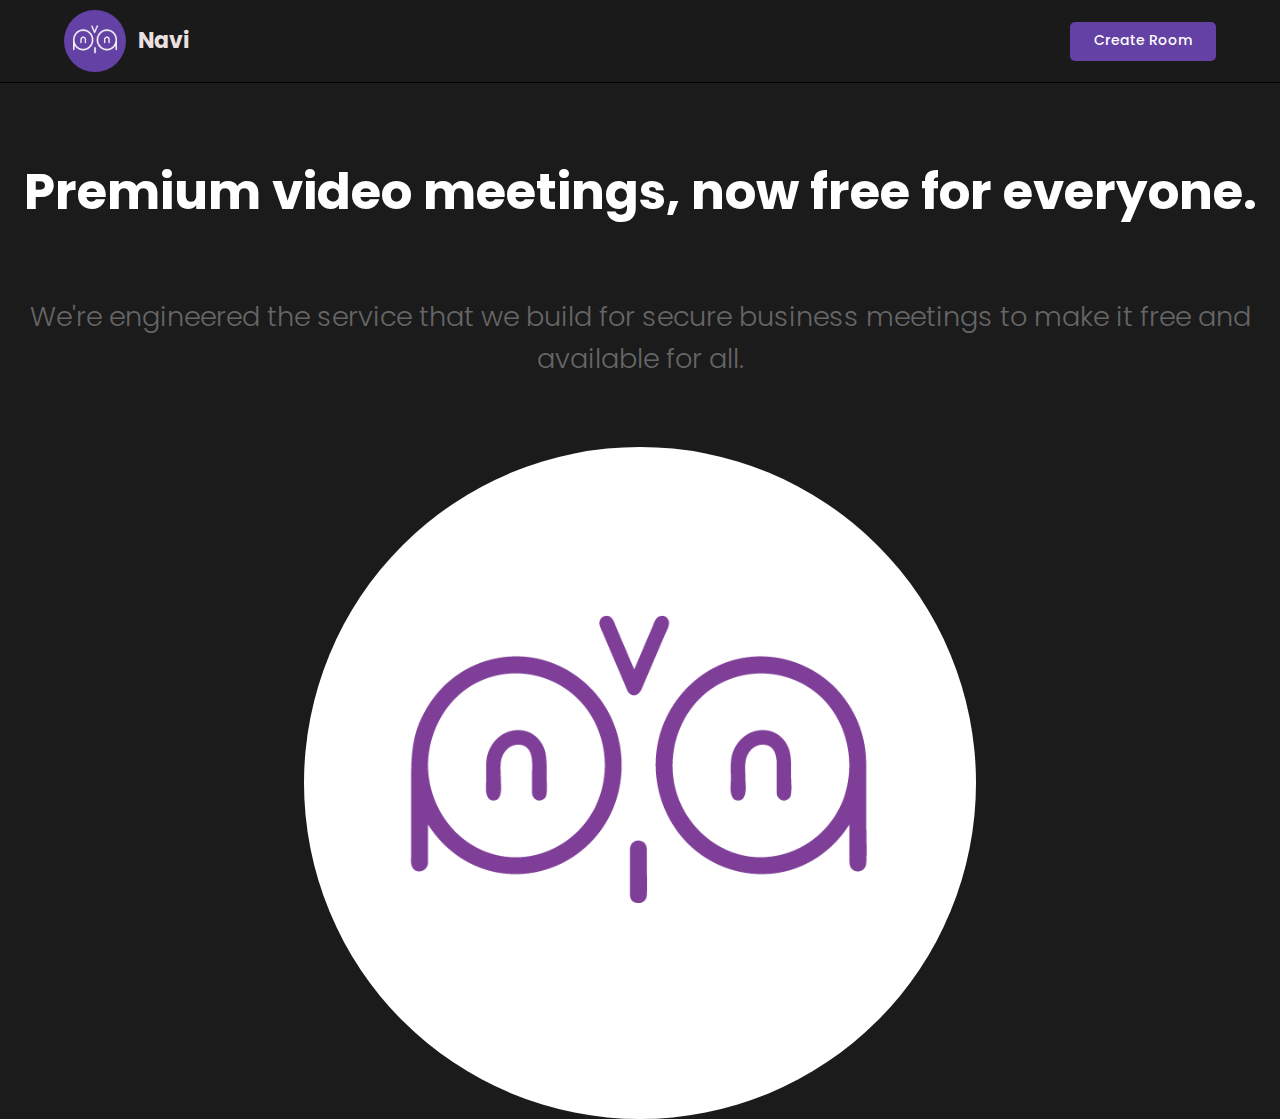
<file: index.html>
<!DOCTYPE html>
<html>
<head>
    <meta charset='utf-8'>
    <meta http-equiv='X-UA-Compatible' content='IE=edge'>
    <title>Room</title>
    <meta name='viewport' content='width=device-width, initial-scale=1'>
    <link rel='stylesheet' type='text/css' media='screen' href='styles/main.css'>

    <link rel='stylesheet' type='text/css' media='screen' href='styles/room.css'>
</head>
<body>

    <header id="nav">
       <div class="nav--list">
            <button id="members_button">
                <img src="icons/burger.png"  width="24" height="24" viewBox="0 0 24 24"/>
            </button>

            <a>
                <h3 id="logo">
                    <img src="./images/navi-logo-white.png" alt="Site Logo">
                    <span>Navi</span>
                </h3>
            </a>
       </div>

        <div id="nav_links">
            <button id="chat_button"><img src="icons/message.png"  width="24" height="24" viewBox="0 0 24 24"/></button>
            
            <a class="nav_link" id="leave-btn" href="lobby.html">
                Leave Room
                <img src="icons/leave.png"  width="24" height="24" viewBox="0 0 24 24"/>
            </a>
        </div>
    </header>

    <main class="container">

        <div id="room_container">

            <section id="members_container">

            <div id="members_header">
                <p>Participants</p>
                <strong id="members_count">0</strong>
            </div>

            <div id="member_list">
                <!--
                <div class="member_wrapper" id="member_1_wrapper">
                    <span class="green_icon"></span>
                    <p class="member_name">Ivan</p>
                </div>
                -->

                
            </div>

            </section>

            <section id="stream_container">

                <div id="stream_box">

                </div>

                <div id="streams_container">
                    <!--
                    <div class="video_container" id="user-container-1">
                        <h1>1</h1>
                    </div>

                    <div class="video_container" id="user-container-2">
                        <h1>2</h1>
                    </div>
                    -->

                    </div>

                </div>

                
                <div class="stream_actions">
                    <button class="active" id="camera-btn">
                        <img src="icons/vc.png"  width="24" height="24" viewBox="0 0 24 24"/>
                    </button>

                    <button class="active" id="mic-btn">
                        <img src="icons/mic.png"  width="24" height="24" viewBox="0 0 24 24"/>
                    </button> 

                    <button id="screen-btn">
                        <img src="icons/screen.png"  width="24" height="24" viewBox="0 0 24 24"/>
                    </button>

                </div>
            </section>

            <section id="messages_container">

                <div id="messages">
                    <!--
                    <div class="message_wrapper">
                        <div class="message_body_bot">
                            <strong class="message_author_bot">🤖 Navi Bot</strong>
                            <p class="message_text_bot">Welcome to the room, Don't be shy, say hello!</p>
                        </div>
                    </div>
                    -->

                </div>

                <form id="message_form">
                    <input type="text" name="message" placeholder="Send a message...." />
                </form>

            </section>
        </div>
    </main>
    
</body>
<script type="text/javascript" src="js/AgoraRTC_N-4.11.1.js"></script>
<script type="text/javascript" src="js/agora-rtm-sdk-1.4.4.js"></script>
<script type="text/javascript" src="js/room.js"></script>
<script type="text/javascript" src="js/room_rtm.js"></script>
<script type="text/javascript" src="js/room_rtc.js"></script>
</html>
</file>
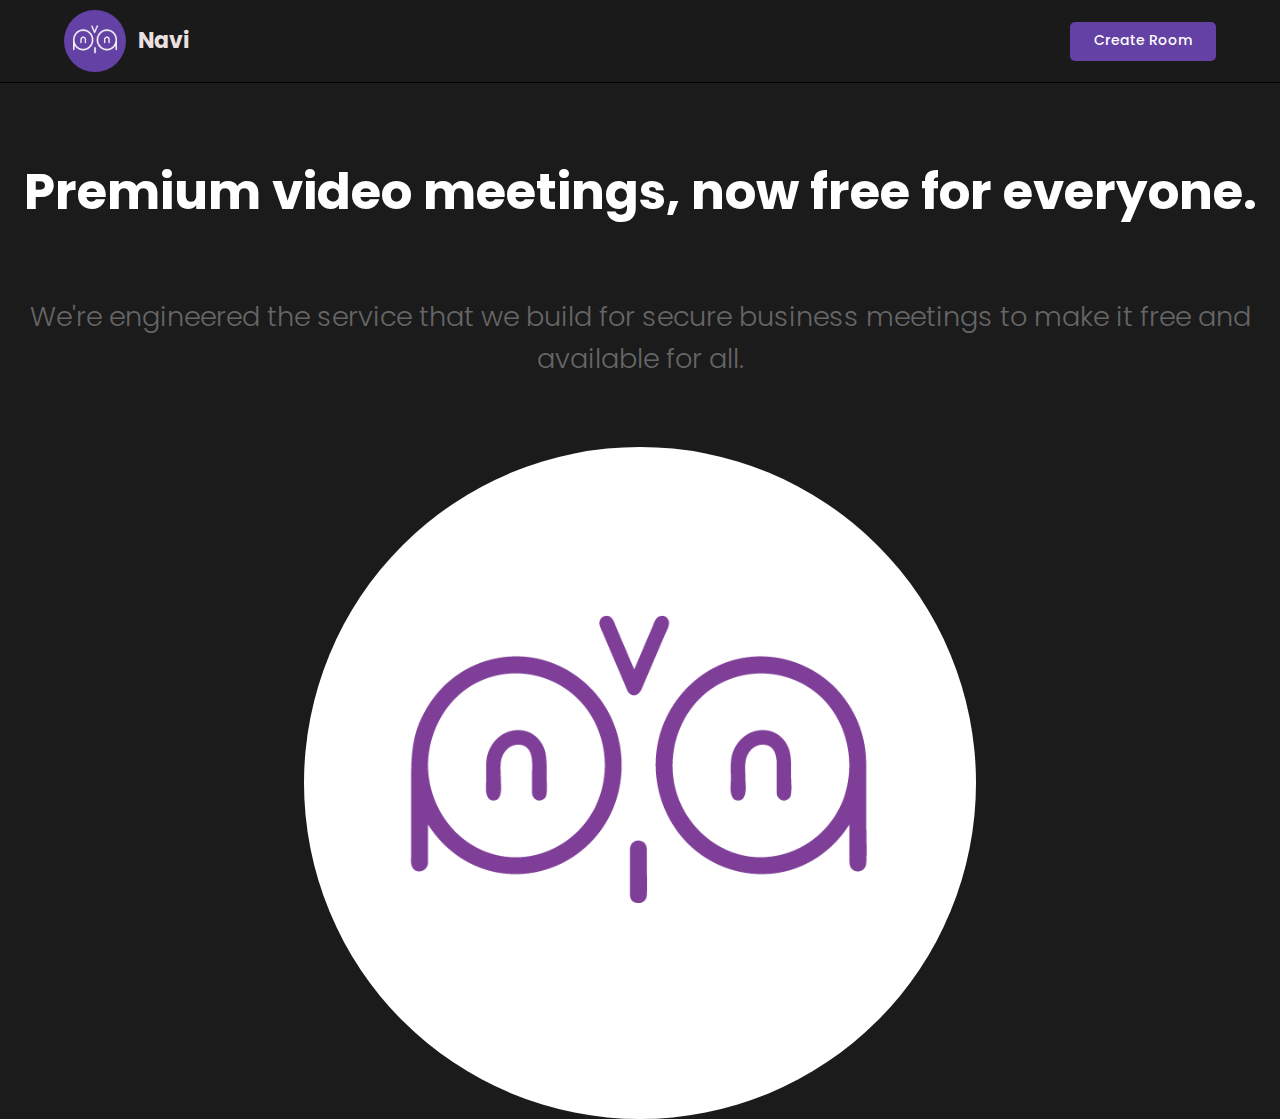
<file: lobby.html>
<!DOCTYPE html>
<html>
<head>
    <meta charset='utf-8'>
    <meta http-equiv='X-UA-Compatible' content='IE=edge'>
    <title>Room</title>
    <meta name='viewport' content='width=device-width, initial-scale=1'>
    <link rel='stylesheet' type='text/css' media='screen' href='styles/main.css'>
    <link rel='stylesheet' type='text/css' media='screen' href='styles/lobby.css'>
</head>
<body>

    <header id="nav">
       <div class="nav--list">
            <a href="lobby.html">
                <h3 id="logo">
                    <img src="./images/navi-logo-white.png" alt="Site Logo">
                    <span>Navi</span>
                </h3>
            </a>
       </div>   

        <div id="nav_links">

            <a class="nav_link" id="create-btn" onclick="createRoom()">
                Create Room
                <!--<img src="icons/plus.png"  width="24" height="24" viewBox="0 0 24 24"/> -->
            </a>

        </div>
    </header>



<section class="home" id="home">

    <div class="content">
        <h3>Premium video meetings, now free for everyone.</h3>

        <p>We're engineered the service that we build for secure business meetings to make it free and available for all.</p>

    </div>

    <div class="image">
        <img src="./images/navi-logo.png" alt="">
    </div>

</section>


     <main id="room_lobby_container">

        <div id="form_container">
             <div id="form_container_header">
                 <p> Create or Join Room</p>
             </div>
 
            <form id="lobby_form">
 
                 <div class="form_field_wrapper">
                     <label>Your Name</label>
                     <input type="text" name="name" required placeholder="Enter your display name..." />
                 </div>
 
                 <div class="form_field_wrapper">
                     <label>Room Name</label>
                     <input type="text" name="room" placeholder="Enter room name..." />
                 </div>
 
                 <div class="form_field_wrapper">
                     <button type="submit">Go to Room </button>
                     <a onclick="r()" style="color: #fff; display: flex; justify-content: center; margin-top: 10px">back</a>
                 </div>
            </form>

            
        
        </div>
        
     </main>
     


    
</body>
<script>



function createRoom(){

    document.getElementById("form_container").style.display = "block"
}


function r(){
    document.getElementById("form_container").style.display = "none"
}
</script>
<script type="text/javascript" src="js/lobby.js"></script>
</html>
</file>
<file: styles/main.css>
@import url('https://fonts.googleapis.com/css2?family=Poppins:wght@400;500;600;700;800&display=swap');

* {
  font-family: 'Poppins', sans-serif;
}

/* width */
::-webkit-scrollbar {
  width: 7px;
}

/* Track */
::-webkit-scrollbar-track {
  box-shadow: inset 0 0 5px grey;
  border-radius: 10px;
}

/* Handle */
::-webkit-scrollbar-thumb {
  background: #797a79;
  border-radius: 10px;
}

/* Handle on hover */
::-webkit-scrollbar-thumb:hover {
  background: #845695;
}

body {
  background-color: #1a1a1a;
  color: #fff;

  font-size: 14px;
  padding: 0;
  margin: 0;
  box-sizing: border-box;
}

p,a {
  font-weight: 300;
}


#nav {
  position: fixed;
  top: 0;
  width: 100%;
  box-sizing: border-box;
  display: flex;
  justify-content: space-between;
  align-items: center;
  border-bottom: 1px solid #000000;
  background-color: #1a1a1a;
  text-decoration: none;
  padding: 10px 5%;
  z-index: 999;
}

#logo {
  gap: 12px;
  display: flex;
  align-items: center;
  font-size: 22px;
  font-weight: 700;
  line-height: 0;
  margin: 0;
  color: #ebe0e0;
}



#logo img {
  background-color: #6441a5;
  padding: 0;
  height: 62px;
  border-radius: 50%;
}

#nav a {
  text-decoration: none;
}

#nav_links {
  display: flex;
  align-items: center;
  column-gap: 2em;
}

.nav_link {
  color: #fff;
  text-decoration: none;
  transition: 1s;
  border-bottom: 2px solid transparent;
  transition: all 0.3s ease-in-out;
  padding-bottom: 1px;
}

@media (max-width: 520px) {
  
  .image{
    display: none;
  }
  #nav_links {
    column-gap: 3em;
  }
}

.nav_link:hover {
  color: rgb(230, 228, 228);
  text-decoration: none;
 
}

#leave-btn {
  display: block;
  background-color: #d82828;
  padding: 8px 24px;
  font-size: 14px;
  font-weight: 500;
  border-radius: 5px;
}
#create-btn {
  display: block;
  background-color: #6441a4;
  padding: 8px 24px;
  font-size: 14px;
  font-weight: 500;
  border-radius: 5px;
}

#leave-btn:hover {
  background-color: #d82828;
}

.nav--list {
  display: flex;
  gap: 1rem;
  align-items: center;
}

#members_button,
#chat_button {
  display: none;
  cursor: pointer;
  background: transparent;
  border: none;
}

#members_button:hover img > path,
#chat_button:hover img,
.nav_link:hover img {
  fill: #845695;
}

.nav_link img {
  width: 0;
  height: 0;
}

@media (max-width: 640px) {
  #logo img{
    display: none;
  }
  #members_button {
    display: block;
  }

  .nav_link img {
    width: 1.5rem;
    height: 1.5rem;
  }
  .nav_link,
  #leave-btn {
    font-size: 0;
    border: none;
  }

  #leave-btn {
    padding: 0;
    background-color: transparent;
    border-radius: 50%;
  }



  #leave-btn:hover {
    background-color: transparent;
  }

}
</file>
<file: styles/room.css>
.container {
  margin-top: 74px;
  height: clac(100vh - 74px);
  width: 100%;
  position: relative;
}

#room_container {
  position: relative;
  display: flex;
  gap: 3rem;
}

#members_container {
  background-color: #262625;
  border-right: 1px solid #797a79;
  overflow-y: auto;
  width: 90%;
  max-width: 250px;
  position: fixed;
  height: 100%;
  z-index: 999;
}

#members_count {
  background-color: #1d1d1c;
  padding: 7px 15px;
  font-size: 14px;
  font-weight: 600;
  border-radius: 5px;
}

#members_header {
  display: flex;
  justify-content: space-around;
  align-items: center;
  padding: 0 1rem;
  position: fixed;
  font-size: 18px;
  background-color: #323143;
  width: 218px;
}

#member_list {
  display: flex;
  flex-direction: column;
  gap: 1rem;
  padding-top: 5rem;
  padding-bottom: 6.5rem;
}

.members_list::-webkit-scrollbar {
  height: 14px;
}

.member_wrapper {
  display: flex;
  align-items: center;
  column-gap: 10px;
  padding-left: 1em;
}

.green_icon {
  display: block;
  height: 8px;
  width: 8px;
  border-radius: 50%;
  background-color: #2aca3e;
}

.member_name{
  font-size: 14px;
  line-height: 0;
}

#messages_container {
  height: calc(100vh - 85px);
  background-color: #262625;
  right: 0;
  position: absolute;
  width: 100%;
  max-width: 25rem;
  overflow-y: auto;
  border-left: 1px solid #111;
}

#messages {
  width: 100%;
  height: 100%;
  overflow-y: auto;
}

.message_wrapper:last-child {
  margin-bottom: 6.5rem;
}

.message_wrapper {
  display: flex;
  gap: 10px;
  margin: 1em;
}

.message_body {
  background-color: #363739;
  border-radius: 10px;
  padding: 10px 15px;
  width: fit-content;
  max-width: 900px;
}

.message_body strong {
  font-weight: 600;
  color: #ede0e0;
}

.message_body_bot{
  padding: 0 20px;
  max-width: 900px;
  color: #bdbdbd;
}


.message_author {
  margin-right: 10px;
  color: #2aca3e!important;

}

.message_author_bot {
  margin-right: 10px;
  color: #6441a4!important;

}

.message_text {
  margin: 0;
}

#message_form {
  width: 23.2rem;
  position: fixed;
  bottom: 0;
  display: block;
  background-color: #1a1a1a;
  padding: 1em;
}

#message_form input {
  color: #fff;
  width: 100%;
  border: none;
  border-radius: 5px;
  padding: 18px;
  font-size: 14px;
  box-sizing: border-box;
  background-color: #3f434a;
}

#message_form input:focus {
  outline: none;
}

#message_form input::placeholder {
  color: #707575;
}

#stream_container {
  justify-self: center;
  width: calc(100% - 40.7rem);
  position: fixed;
  left: 15.7rem;
  top: clac(100vh - 72px);
  overflow-y: auto;
  height: 100%;
}

#stream_box{
  background-color: #3f434a;
  height: 60vh;
  display: none;
}

#stream_box .video_container{
  border: 2px solid black;
  border-radius: 0;
  height: 100% !important;
  width: 100% !important;

  background-size: 300px;
}

#stream_box video{
  border-radius: 0;
}

#streams_container{
  display: flex;
  flex-wrap: wrap;
  justify-content: center;
  align-items: center;
  margin-top: 25px;
  margin-bottom: 225px;
  gap: 2em;
}

.video_container{
  display: flex;
  justify-content: center;
  align-items: center;
  border: 2px solid #6441a4;
  border-radius: 25px 25px;
  cursor: pointer;
  overflow: hidden;
  height: 300px;
  width: 300px;

  background-image: url("./images/navi-logo.png");
  background-repeat: no-repeat;
  background-position: center;
  background-size: 100%;
}

.video-player{
  height: 100%;
  width: 100%;
}

.video-player video{
  border-radius: 25px 25px;
}

@media (max-width: 1400px) {
  .video_container{
    height: 200px;
    width: 200px;
  }
}

@media (max-width: 1200px) {
  #members_container {
    display: none;
  }

  #members_button {
    display: block;
  }

  #stream_container {
    width: calc(100% - 25rem);
    left: 0;
  }
}

@media (max-width: 980px) {
  #stream_container {
    width: calc(100% - 20rem);
    left: 0;
  }
  #messages_container {
    max-width: 20rem;
  }

  #message_form {
    width: 18.2rem;
  }

  #logo img{
    display: none;
  }
}

@media (max-width: 768px) {
  #stream_container {
    width: 100%;
  }

  .video_container{
    height: 100px;
    width: 100px;
  }

  #messages_container {
    display: none;
  }

  #chat_button {
    display: block;
  }

  #logo img{
    display: none;
  }
}

#stream_box {
  position: relative;
}

.stream_focus {
  width: 100%;
  height: 100%;
}

.stream_focus iframe {
  width: 100%;
  height: 100%;
}

.stream_actions {
  position: fixed;
  bottom: 1rem;
  border-radius: 8px;
  background-color: #1a1a1a60;
  padding: 1rem;
  left: 50%;
  display: flex;
  gap: 1rem;
  transform: translateX(-50%);
}

.stream_actions a,
.stream_actions button {
  cursor: pointer;
  background-color: #262625;
  color: #fff;
  border: none;
  display: flex;
  align-items: center;
  justify-content: center;
  padding: 0.5rem 1rem;
  border-radius: 5px;
  transition: all 0.2s ease-in-out;
}

.stream_actions a img,
.stream_actions button img {
  width: 1.5rem;
  height: 1.5rem;
  fill: #ede0e0;
}

.stream_actions a.active,
.stream_actions button.active,
.stream_actions a:hover,
.stream_actions button:hover {
  background-color: #6441a4;
}
</file>
<file: styles/lobby.css>
body{
  background-color: #1b1b1b;
  color: #fff !important;
}
#form_container, #join-form_container {
  width: 90%;
  max-width: 600px;
  border-radius: 10px;
  background-color: #262625;
  position: fixed;
  top: 50%;
  left: 50%;
  transform: translate(-50%, -50%);
  display: none;
}



#lobby_form {
  padding: 2em;
}

#form_container_header {
  border-radius: 10px 10px 0 0;
  padding: 10px;
  text-align: center;
  background-color: #6441a4;
  margin: 0;
  font-size: 18px;
  font-size: 300;
  line-height: 0;
}

.form_field_wrapper {
  width: 100%;
  box-sizing: border-box;
  margin-bottom: 20px;
}

.form_field_wrapper label {
  font-size: 14px;
  line-height: 1.7em;
  margin-bottom: 10px;
  display: block;
}

.form_field_wrapper input {
  box-sizing: border-box;
  color: #fff;
  width: 100%;
  margin: 0;
  border: none;
  border-radius: 5px;
  padding: 16px 20px;
  font-size: 15px;
  background-color: #3f434a;
}

.form_field_wrapper button[type='submit'] {
  margin-top: 32px;
  cursor: pointer;
  background-color: #6441a4;
  border: none;
  color: #fff;
  font-size: 16px;
  width: 100%;
  display: flex;
  align-items: center;
  justify-content: center;
  padding: 12px;
  border-radius: 5px;
  gap: 10px;
}

.form_field_wrapper button[type='submit'] img {
  fill: #ede0e0;
  width: 20px;
}



.home{
  display: flex;
  flex-wrap: wrap;
  gap:1.5rem;
  min-height: 10vh;
  align-items: center;
  
  background-size: cover;
  background-position: center;
}

.home .content{
  flex:1 1 40rem;
  padding-top: 6.5rem;
}

.home .image{
  display: flex;
  justify-content: center;
  align-items: center;
  flex:1 1 40rem;
}

.home .image img{

  width:50%;
  padding:1rem;
  animation:float 3s linear infinite;
  background-color: white;
  border-radius: 50%;
}


.home .content h3{
  display: flex;
  justify-content: center;
  text-align: center;
  font-size: 50px;
  color:rgb(255, 255, 255);
}

.home .content p{
  text-align: center;
  font-size: 1.7rem;
  color:#666;
  padding:1rem 0;
}

@keyframes float{
    0%, 100%{
      transform: translateY(0rem);
    }
    50%{
      transform: translateY(3rem);
    }
  }
</file>
